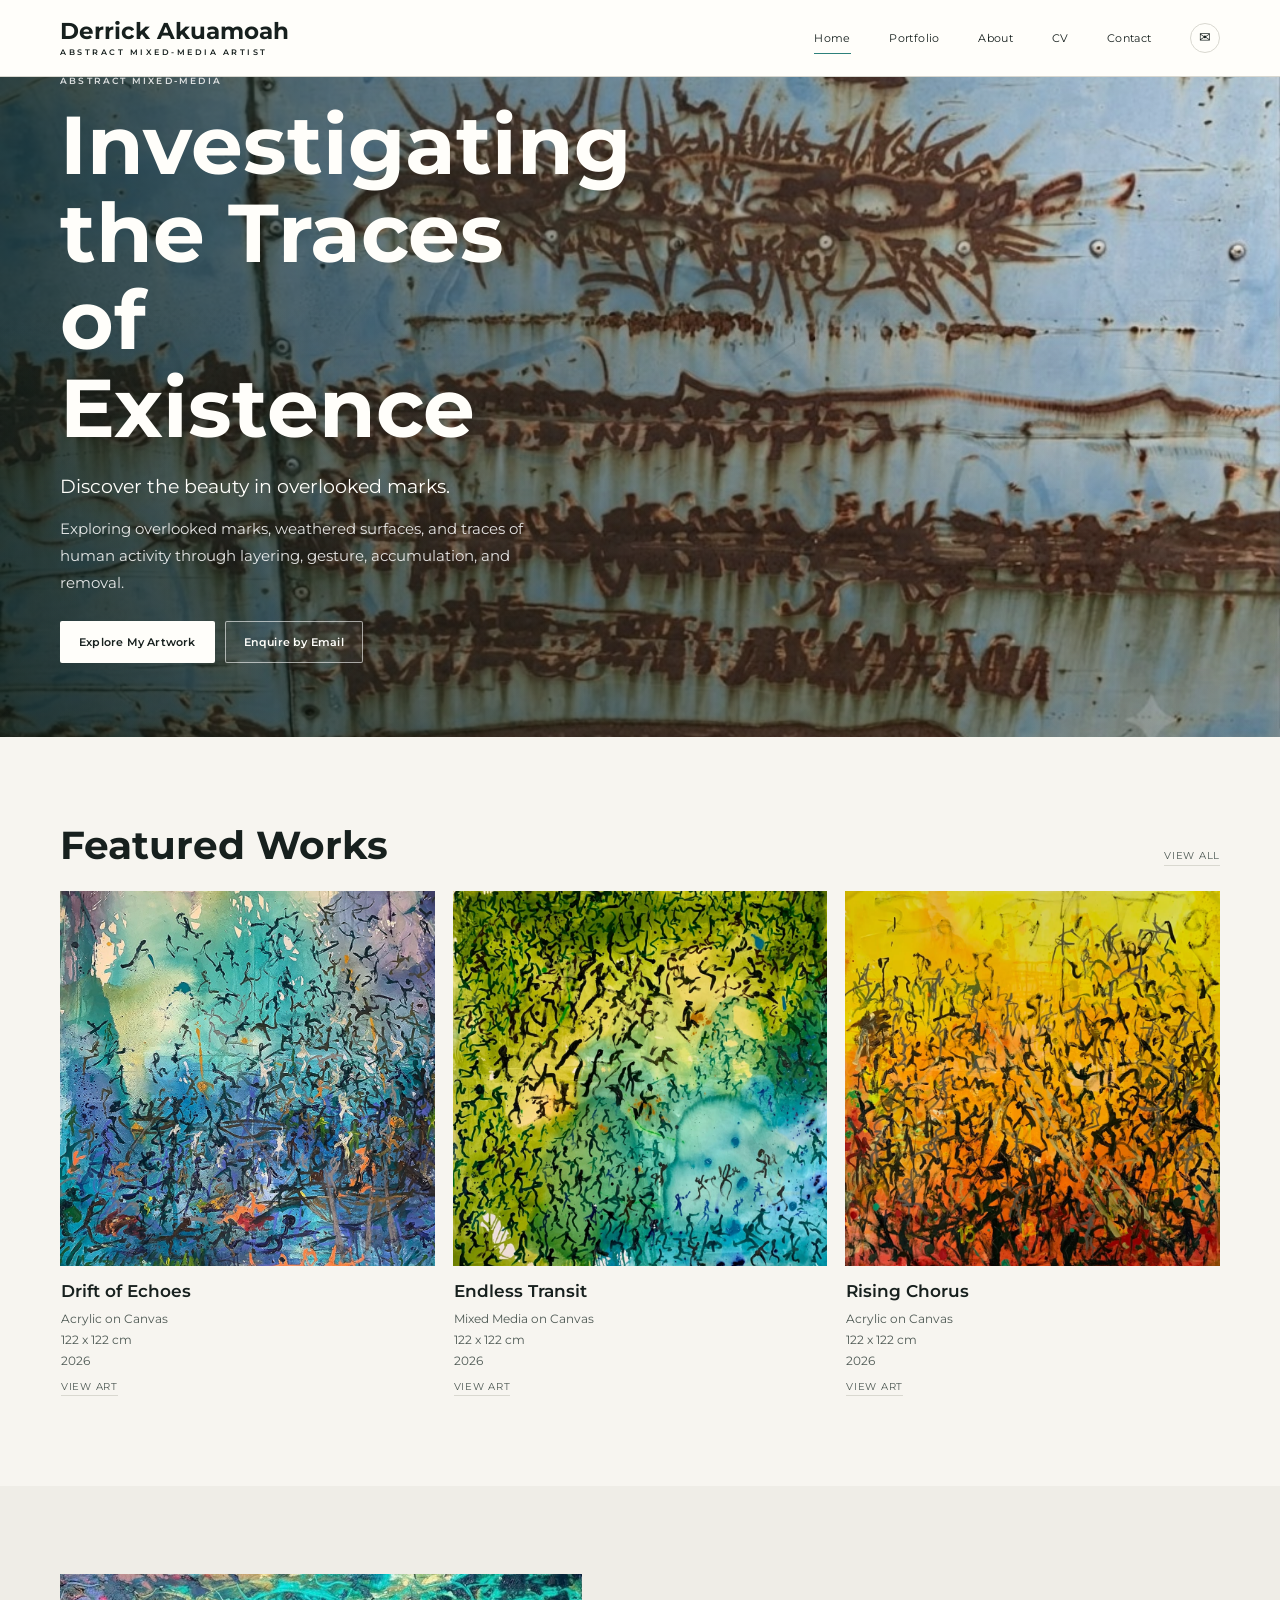
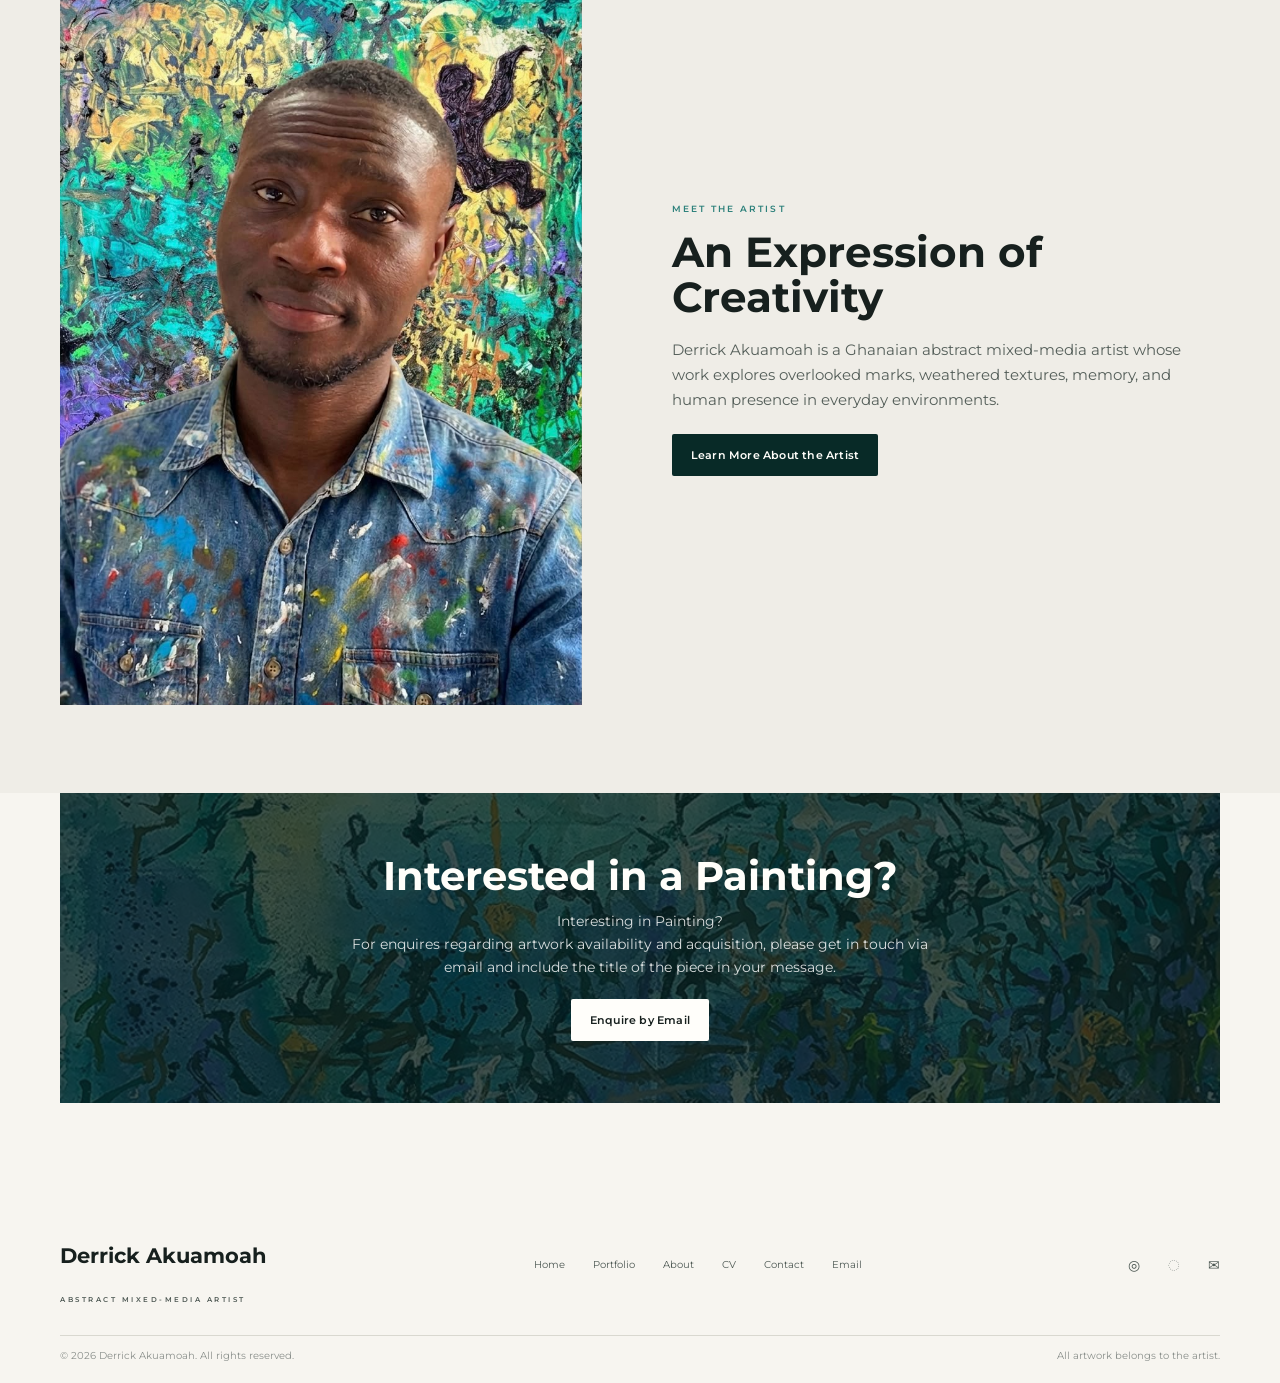
<file: index.html>
<!DOCTYPE html>
<html lang="en">
  <head>
    <!-- Document metadata, social preview text, and shared site stylesheet. -->
    <meta charset="UTF-8" />
    <meta name="viewport" content="width=device-width, initial-scale=1.0" />
    <meta
      name="description"
      content="Discover the abstract mixed-media paintings of Derrick Akuamoah. Explore his portfolio, artistic practice, CV, and exhibitions."
    />
    <meta property="og:title" content="Derrick Akuamoah | Abstract Mixed-Media Artist" />
    <meta
      property="og:description"
      content="Contemporary abstract art exploring colour, movement, texture, and expressive form."
    />
    <meta property="og:type" content="website" />
    <title>Derrick Akuamoah | Abstract Mixed-Media Artist</title>
    <link rel="stylesheet" href="css/style.css" />
  </head>
  <body data-page="home">
    <!-- Brand identity and primary links remain available at the top of every page. -->
    <header class="site-header">
      <div class="container header-inner">
        <a href="index.html" class="brand" aria-label="Derrick Akuamoah home page">
          <span class="brand-name">Derrick Akuamoah</span>
          <span class="brand-subtitle">ABSTRACT MIXED-MEDIA ARTIST</span>
        </a>

        <button
          class="nav-toggle"
          type="button"
          aria-expanded="false"
          aria-controls="siteNav"
          aria-label="Open navigation menu"
        >
          <span></span>
          <span></span>
          <span></span>
        </button>

        <nav class="site-nav" id="siteNav" aria-label="Main navigation">
          <a href="index.html" class="nav-link active">Home</a>
          <a href="portfolio.html" class="nav-link">Portfolio</a>
          <a href="about.html" class="nav-link">About</a>
          <a href="cv.html" class="nav-link">CV</a>
          <a href="contact.html" class="nav-link">Contact</a>
          <a href="mailto:d.akuamoah2018@gmail.com" class="nav-email" aria-label="Email Derrick Akuamoah">✉</a>
        </nav>
      </div>
    </header>

    <main>
      <!-- Introductory artwork and calls to action establish the artist's practice. -->
      <section class="hero">
        <div class="hero-overlay"></div>
        <div class="container hero-inner">
          <div class="hero-copy">
            <p class="eyebrow">Abstract Mixed-Media</p>
            <h1>Investigating the Traces of Existence</h1>
            <p class="hero-subtext">Discover the beauty in overlooked marks.</p>
            <p class="hero-description">
              Exploring overlooked marks, weathered surfaces, and traces of human activity through
              layering, gesture, accumulation, and removal.
            </p>
            <div class="hero-actions">
              <a href="portfolio.html" class="btn btn-primary">Explore My Artwork</a>
              <a href="mailto:d.akuamoah2018@gmail.com?subject=Artwork%20Enquiry" class="btn btn-secondary">Enquire by Email</a>
            </div>
          </div>
        </div>
      </section>

      <!-- JavaScript fills this area with the first three records in the artwork collection. -->
      <section class="page-section">
        <div class="container">
          <div class="section-head">
            <h2>Featured Works</h2>
            <a href="portfolio.html" class="text-link">View all</a>
          </div>
          <div id="featuredGrid" class="featured-grid" aria-live="polite"></div>
        </div>
      </section>

      <!-- A short artist introduction links visitors to the full biography. -->
      <section class="page-section intro-section">
        <div class="container intro-layout">
          <div class="intro-image-wrap">
            <img src="img/9.jpeg" alt="Portrait of abstract artist Derrick Akuamoah" class="intro-image" />
          </div>
          <div class="intro-copy">
            <p class="section-kicker">MEET THE ARTIST</p> 
            <h2>An Expression of Creativity</h2>
            <p>
              Derrick Akuamoah is a Ghanaian abstract mixed-media artist whose work explores overlooked
              marks, weathered textures, memory, and human presence in everyday environments.
            </p>
            <a href="about.html" class="btn btn-primary">Learn More About the Artist</a>
          </div>
        </div>
      </section>

      <!-- Direct enquiry callout makes artwork purchasing information easy to find. -->
      <section class="page-section cta-section">
        <div class="container cta-panel">
          <div class="cta-copy">
            <h2>Interested in a Painting?</h2>
            <p>
              Interesting in Painting?<br>
              For enquires regarding artwork availability and acquisition, please get in touch via email and include the title of the piece in your message.
            </p>
            <a href="mailto:d.akuamoah2018@gmail.com?subject=Artwork%20Enquiry" class="btn btn-primary">Enquire by Email</a>
          </div>
        </div>
      </section>
    </main>

    <!-- Shared footer provides secondary navigation, social links, and ownership details. -->
    <footer class="site-footer">
      <div class="container footer-inner">
        <div>
          <p class="footer-name">Derrick Akuamoah</p>
          <p class="footer-subtitle">ABSTRACT MIXED-MEDIA ARTIST</p>
        </div>
        <div class="footer-links">
          <a href="index.html">Home</a>
          <a href="portfolio.html">Portfolio</a>
          <a href="about.html">About</a>
          <a href="cv.html">CV</a>
          <a href="contact.html">Contact</a>
          <a href="mailto:d.akuamoah2018@gmail.com">Email</a>
        </div>
        <div class="footer-social" aria-label="Social media links">
          <a href="#" aria-label="Instagram">◎</a>
          <a href="#" aria-label="Facebook">◌</a>
          <a href="#" aria-label="Mail">✉</a>
        </div>
      </div>
      <div class="container footer-meta">
        <p>© 2026 Derrick Akuamoah. All rights reserved.</p>
        <p>All artwork belongs to the artist.</p>
      </div>
    </footer>

    <!-- Shared scripts render page-specific artwork and initialize interactive controls. -->
    <script src="js/main.js?v=2"></script>
  </body>
</html>
</file>
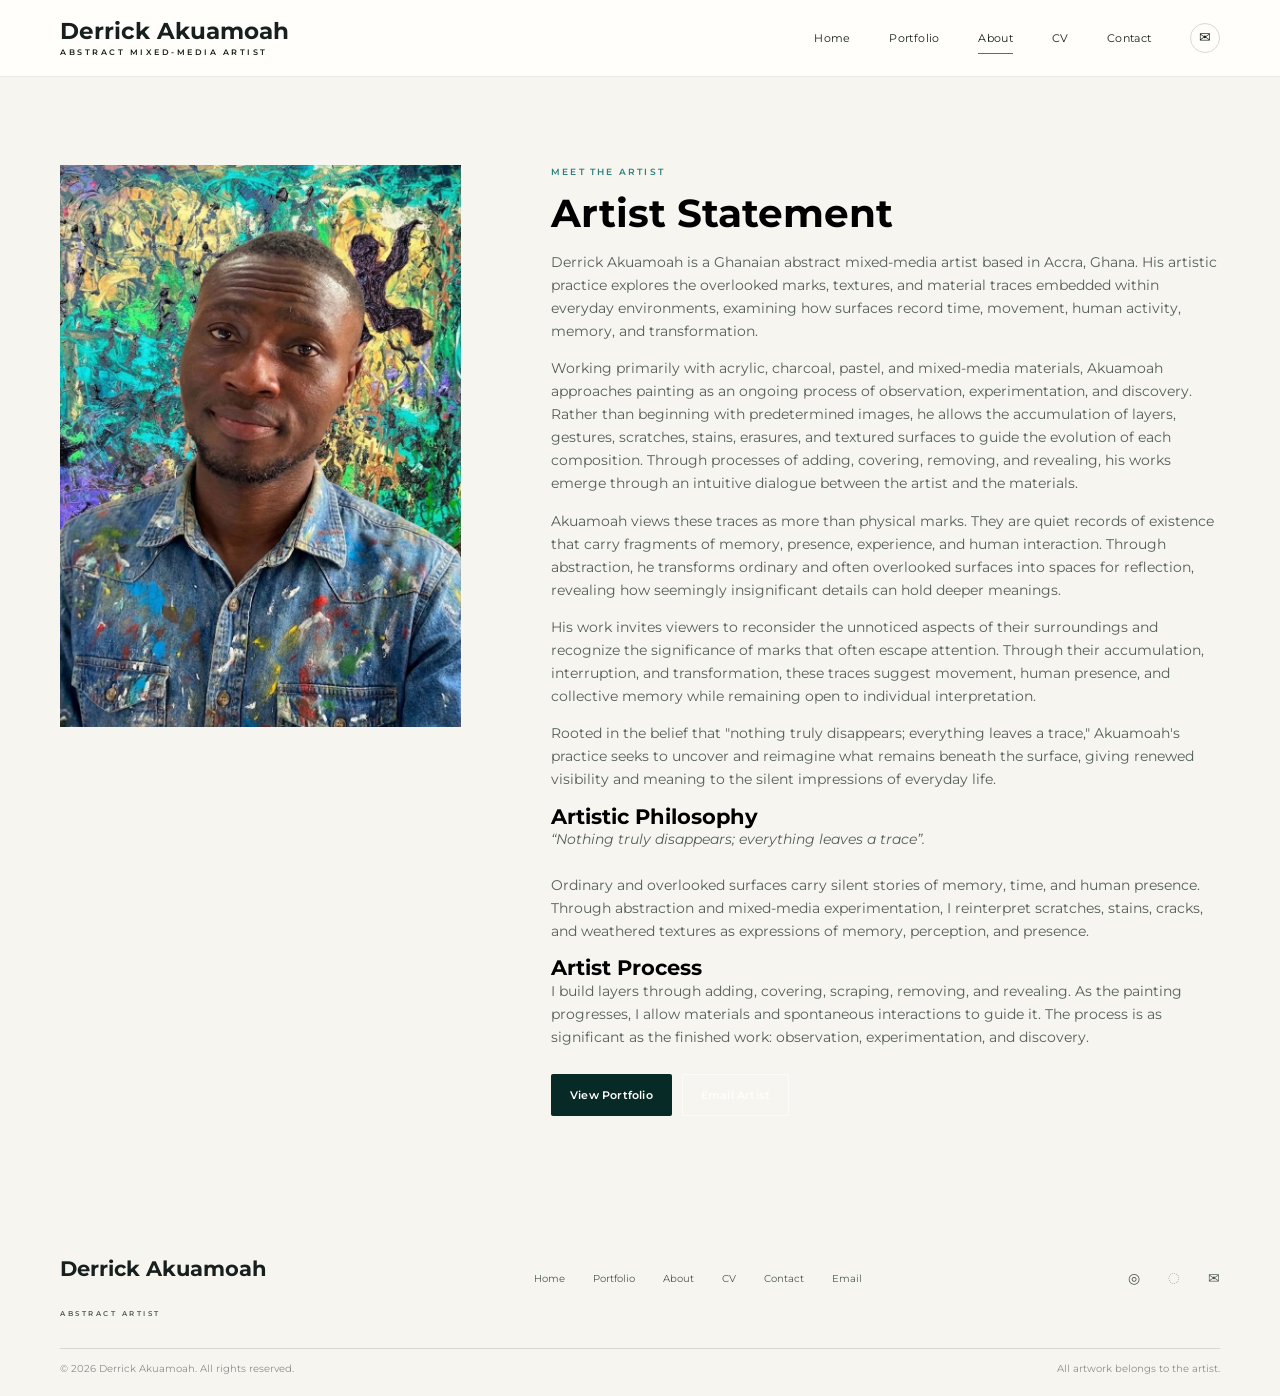
<file: about.html>
<!DOCTYPE html>
<html lang="en">

<head>
  <!-- Page metadata and the shared stylesheet used throughout the portfolio. -->
  <meta charset="UTF-8" />
  <meta name="viewport" content="width=device-width, initial-scale=1.0" />
  <meta name="description"
    content="Learn about Ghanaian abstract mixed-media artist Derrick Akuamoah, his philosophy, and artistic process." />
  <title>About | Derrick Akuamoah</title>
  <link rel="stylesheet" href="css/style.css" />
</head>

<body data-page="about">
  <!-- Repeated site header provides the home link and main page navigation. -->
  <header class="site-header">
    <div class="container header-inner">
      <a href="index.html" class="brand" aria-label="Derrick Akuamoah home page">
        <span class="brand-name">Derrick Akuamoah</span>
        <span class="brand-subtitle">ABSTRACT MIXED-MEDIA ARTIST</span>
      </a>

      <button class="nav-toggle" type="button" aria-expanded="false" aria-controls="siteNav"
        aria-label="Open navigation menu">
        <span></span>
        <span></span>
        <span></span>
      </button>

      <nav class="site-nav" id="siteNav" aria-label="Main navigation">
        <a href="index.html" class="nav-link">Home</a>
        <a href="portfolio.html" class="nav-link">Portfolio</a>
        <a href="about.html" class="nav-link active">About</a>
        <a href="cv.html" class="nav-link">CV</a>
        <a href="contact.html" class="nav-link">Contact</a>
        <a href="mailto:d.akuamoah2018@gmail.com" class="nav-email" aria-label="Email Derrick Akuamoah">✉</a>
      </nav>
    </div>
  </header>

  <main class="page-shell">
    <!-- Biography, philosophy, process, and portrait introduce the artist's practice. -->
    <section class="page-section about-section">
      <div class="container about-grid">
        <div class="about-image-panel">
          <img src="img/9.jpeg" alt="Portrait of artist Derrick Akuamoah standing before an abstract painting"
            class="about-portrait" />
        </div>
        <div class="about-copy">
          <p class="section-kicker">MEET THE ARTIST</p>
          <h1 style="color: #000;">Artist Statement </h1>

          <div class="about-text-block">
            <p>Derrick Akuamoah is a Ghanaian abstract mixed-media artist based in Accra, Ghana. His artistic practice
              explores the overlooked marks, textures, and material traces embedded within everyday environments,
              examining how surfaces record time, movement, human activity, memory, and transformation.

              <p>
              Working primarily with acrylic, charcoal, pastel, and mixed-media materials, Akuamoah approaches painting
              as an ongoing process of observation, experimentation, and discovery. Rather than beginning with
              predetermined images, he allows the accumulation of layers, gestures, scratches, stains, erasures, and
              textured surfaces to guide the evolution of each composition. Through processes of adding, covering,
              removing, and revealing, his works emerge through an intuitive dialogue between the artist and the
              materials.
            </p>
            <p>
              Akuamoah views these traces as more than physical marks. They are quiet records of existence that carry
              fragments of memory, presence, experience, and human interaction. Through abstraction, he transforms
              ordinary and often overlooked surfaces into spaces for reflection, revealing how seemingly insignificant
              details can hold deeper meanings.
            </p>
            <p>
              His work invites viewers to reconsider the unnoticed aspects of their surroundings and recognize the
              significance of marks that often escape attention. Through their accumulation, interruption, and
              transformation, these traces suggest movement, human presence, and collective memory while remaining open
              to individual interpretation.
              </p>
              <p>
              Rooted in the belief that "nothing truly disappears; everything leaves a trace," Akuamoah's practice seeks
              to uncover and reimagine what remains beneath the surface, giving renewed visibility and meaning to the
              silent impressions of everyday life.</p>
          
          
              <h2 style="color: #000;">Artistic Philosophy</h2>
              <p>
                <em>“Nothing truly disappears; everything leaves a trace”.</em>
                <br /><br />
                Ordinary and overlooked surfaces carry silent stories of memory, time, and human presence.
                Through abstraction and mixed-media experimentation, I reinterpret scratches, stains, cracks,
                and weathered textures as expressions of memory, perception, and presence.
              </p>
            
          
              <h2 style="color: #000;">Artist Process</h2>
              <p>
                I build layers through adding, covering, scraping, removing, and revealing. As the painting progresses,
                I allow materials and spontaneous interactions to guide it. The process is as significant as the
                finished work:
                observation, experimentation, and discovery.
              </p>
            </div>

      
          <div class="about-actions">
            <a href="portfolio.html" class="btn btn-primary">View Portfolio</a>
            <a href="mailto:d.akuamoah2018@gmail.com?subject=Enquiry" class="btn btn-secondary">Email Artist</a>
          </div>
        </div>
      </div>
    </section>
  </main>

  <!-- Shared footer keeps secondary navigation and artist ownership details consistent. -->
  <footer class="site-footer">
    <div class="container footer-inner">
      <div>
        <p class="footer-name">Derrick Akuamoah</p>
        <p class="footer-subtitle">ABSTRACT ARTIST</p>
      </div>
      <div class="footer-links">
        <a href="index.html">Home</a>
        <a href="portfolio.html">Portfolio</a>
        <a href="about.html">About</a>
        <a href="cv.html">CV</a>
        <a href="contact.html">Contact</a>
        <a href="mailto:d.akuamoah2018@gmail.com">Email</a>
      </div>
      <div class="footer-social" aria-label="Social media links">
        <a href="#" aria-label="Instagram">◎</a>
        <a href="#" aria-label="Facebook">◌</a>
        <a href="#" aria-label="Mail">✉</a>
      </div>
    </div>
    <div class="container footer-meta">
      <p>© 2026 Derrick Akuamoah. All rights reserved.</p>
      <p>All artwork belongs to the artist.</p>
    </div>
  </footer>

  <!-- Shared page script also initializes the responsive navigation on this page. -->
  <script src="js/main.js?v=2"></script>
</body>

</html>
</file>
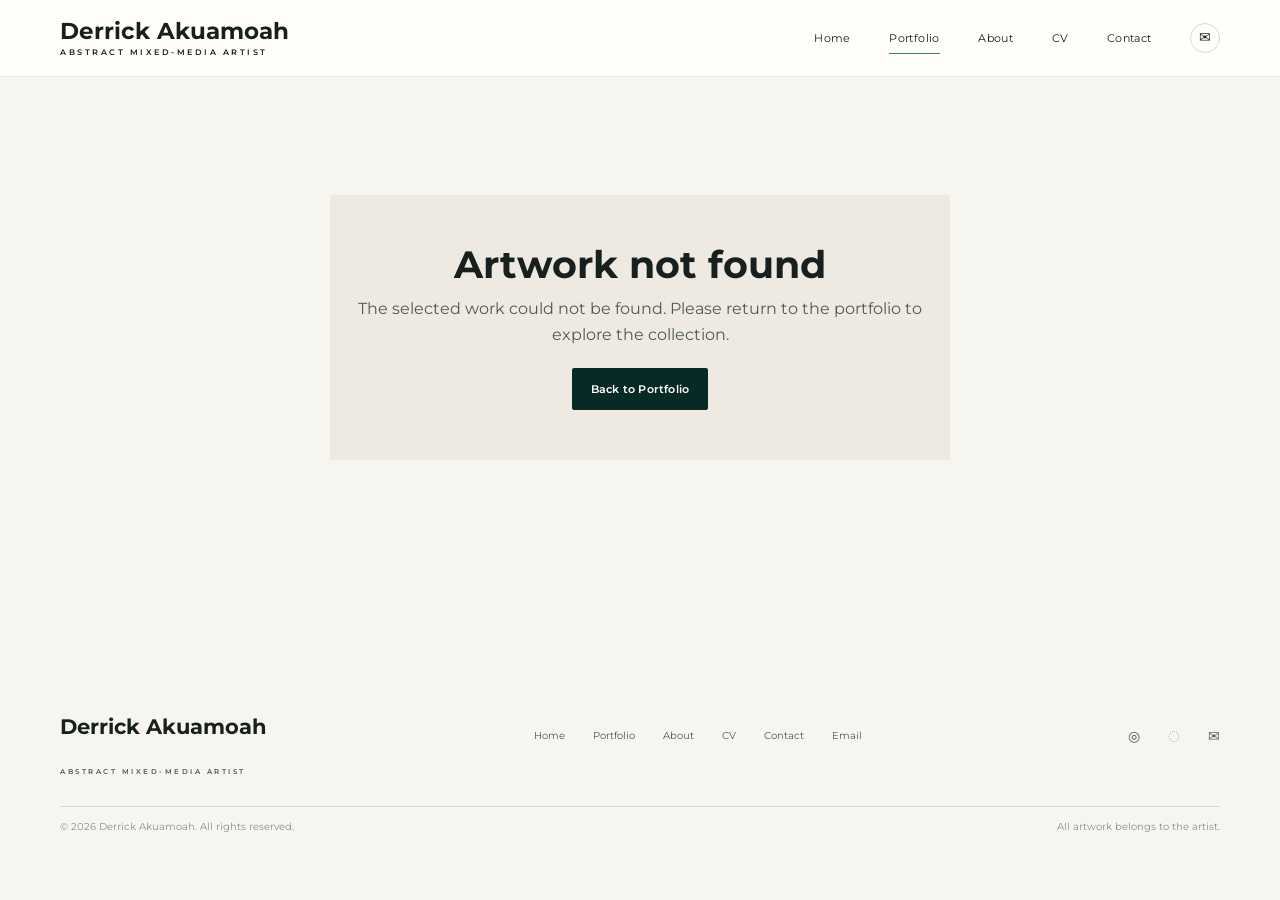
<file: artwork.html>
<!DOCTYPE html>
<html lang="en">
  <head>
    <!-- Page metadata and shared site stylesheet. -->
    <meta charset="UTF-8" />
    <meta name="viewport" content="width=device-width, initial-scale=1.0" />
    <meta name="description" content="View an abstract mixed-media painting by Derrick Akuamoah and enquire about availability." />
    <title>Artwork Detail | Derrick Akuamoah</title>
    <link rel="stylesheet" href="css/style.css" />
  </head>
  <body data-page="portfolio-detail">
    <!-- Shared brand header and primary navigation. -->
    <header class="site-header">
      <div class="container header-inner">
        <a href="index.html" class="brand" aria-label="Derrick Akuamoah home page">
          <span class="brand-name">Derrick Akuamoah</span>
          <span class="brand-subtitle">ABSTRACT MIXED-MEDIA ARTIST</span>
        </a>

        <button
          class="nav-toggle"
          type="button"
          aria-expanded="false"
          aria-controls="siteNav"
          aria-label="Open navigation menu"
        >
          <span></span>
          <span></span>
          <span></span>
        </button>

        <nav class="site-nav" id="siteNav" aria-label="Main navigation">
          <a href="index.html" class="nav-link">Home</a>
          <a href="portfolio.html" class="nav-link active">Portfolio</a>
          <a href="about.html" class="nav-link">About</a>
          <a href="cv.html" class="nav-link">CV</a>
          <a href="contact.html" class="nav-link">Contact</a>
          <a href="mailto:d.akuamoah2018@gmail.com" class="nav-email" aria-label="Email Derrick Akuamoah">✉</a>
        </nav>
      </div>
    </header>

    <main class="page-shell">
      <!-- JavaScript uses the URL's artwork ID to insert its details and related works. -->
      <section class="page-section artwork-section">
        <div class="container">
          <div id="artworkContent" aria-live="polite"></div>
        </div>
      </section>
    </main>

    <!-- Shared footer provides secondary page links and artist details. -->
    <footer class="site-footer">
      <div class="container footer-inner">
        <div>
          <p class="footer-name">Derrick Akuamoah</p>
          <p class="footer-subtitle">ABSTRACT MIXED-MEDIA ARTIST</p>
        </div>
        <div class="footer-links">
          <a href="index.html">Home</a>
          <a href="portfolio.html">Portfolio</a>
          <a href="about.html">About</a>
          <a href="cv.html">CV</a>
          <a href="contact.html">Contact</a> 
          <a href="mailto:d.akuamoah2018@gmail.com">Email</a>
        </div>
        <div class="footer-social" aria-label="Social media links">
          <a href="#" aria-label="Instagram">◎</a>
          <a href="#" aria-label="Facebook">◌</a>
          <a href="#" aria-label="Mail">✉</a>
        </div>
      </div>
      <div class="container footer-meta">
        <p>© 2026 Derrick Akuamoah. All rights reserved.</p>
        <p>All artwork belongs to the artist.</p>
      </div>
    </footer>

    <!-- Loads artwork detail rendering and shared navigation behavior. -->
    <script src="js/main.js?v=2"></script>
  </body>
</html>
</file>
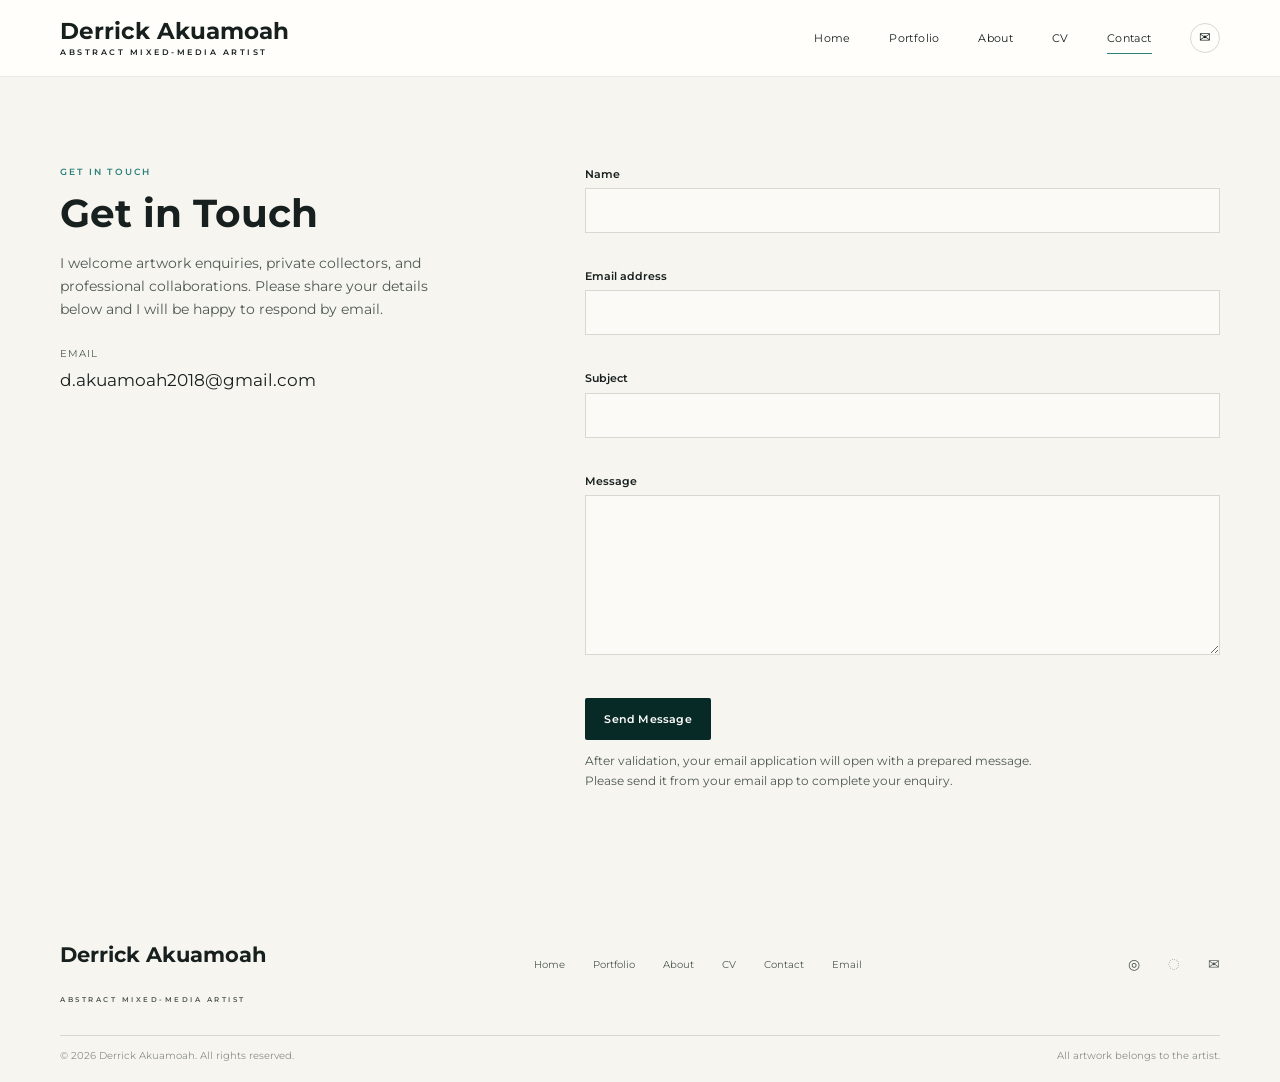
<file: contact.html>
<!DOCTYPE html>
<html lang="en">
  <head>
    <!-- Page metadata and shared site stylesheet. -->
    <meta charset="UTF-8" />
    <meta name="viewport" content="width=device-width, initial-scale=1.0" />
    <meta
      name="description"
      content="Contact Derrick Akuamoah about artwork availability, commissions, and professional enquiries."
    />
    <title>Contact | Derrick Akuamoah</title>
    <link rel="stylesheet" href="css/style.css" />
  </head>
  <body data-page="contact">
    <!-- Shared brand header and primary navigation. -->
    <header class="site-header">
      <div class="container header-inner">
        <a href="index.html" class="brand" aria-label="Derrick Akuamoah home page">
          <span class="brand-name">Derrick Akuamoah</span>
          <span class="brand-subtitle">ABSTRACT MIXED-MEDIA ARTIST</span>
        </a>

        <button
          class="nav-toggle"
          type="button"
          aria-expanded="false"
          aria-controls="siteNav"
          aria-label="Open navigation menu"
        >
          <span></span>
          <span></span>
          <span></span>
        </button>

        <nav class="site-nav" id="siteNav" aria-label="Main navigation">
          <a href="index.html" class="nav-link">Home</a>
          <a href="portfolio.html" class="nav-link">Portfolio</a>
          <a href="about.html" class="nav-link">About</a>
          <a href="cv.html" class="nav-link">CV</a>
          <a href="contact.html" class="nav-link active">Contact</a>
          <a href="mailto:d.akuamoah2018@gmail.com" class="nav-email" aria-label="Email Derrick Akuamoah">✉</a>
        </nav>
      </div>
    </header>

    <main class="page-shell">
      <!-- Contact details and form fields collect and validate an artwork enquiry. -->
      <section class="page-section contact-section">
        <div class="container contact-wrap">
          <div class="contact-copy">
            <p class="section-kicker">Get in Touch</p>
            <h1>Get in Touch</h1>
            <p>
              I welcome artwork enquiries, private collectors, and professional collaborations.
              Please share your details below and I will be happy to respond by email.
            </p>
            <p class="contact-email-label">Email</p>
            <a href="mailto:d.akuamoah2018@gmail.com" class="contact-email">d.akuamoah2018@gmail.com</a>
          </div>

          <form id="contactForm" class="contact-form" novalidate>
            <div class="form-summary hidden" id="formSummary" aria-live="polite"></div>

            <div class="field-group">
              <label for="name">Name</label>
              <input id="name" name="name" type="text" autocomplete="name" />
              <p class="field-error" id="nameError" aria-live="polite"></p>
            </div>

            <div class="field-group">
              <label for="email">Email address</label>
              <input id="email" name="email" type="email" autocomplete="email" />
              <p class="field-error" id="emailError" aria-live="polite"></p>
            </div>

            <div class="field-group">
              <label for="subject">Subject</label>
              <input id="subject" name="subject" type="text" autocomplete="off" />
              <p class="field-error" id="subjectError" aria-live="polite"></p>
            </div>

            <div class="field-group">
              <label for="message">Message</label>
              <textarea id="message" name="message" rows="6"></textarea>
              <p class="field-error" id="messageError" aria-live="polite"></p>
            </div>

            <button class="btn btn-primary" type="submit">Send Message</button>
            <p class="send-note">After validation, your email application will open with a prepared message. Please send it from your email app to complete your enquiry.</p>
          </form>
        </div>
      </section>
    </main>

    <!-- Shared footer provides secondary page links and artist details. -->
    <footer class="site-footer">
      <div class="container footer-inner">
        <div>
          <p class="footer-name">Derrick Akuamoah</p>
          <p class="footer-subtitle">ABSTRACT MIXED-MEDIA ARTIST</p>
        </div>
        <div class="footer-links">
          <a href="index.html">Home</a>
          <a href="portfolio.html">Portfolio</a>
          <a href="about.html">About</a>
          <a href="cv.html">CV</a>
          <a href="contact.html">Contact</a>
          <a href="mailto:d.akuamoah2018@gmail.com">Email</a>
        </div>
        <div class="footer-social" aria-label="Social media links">
          <a href="#" aria-label="Instagram">◎</a>
          <a href="#" aria-label="Facebook">◌</a>
          <a href="#" aria-label="Mail">✉</a>
        </div>
      </div>
      <div class="container footer-meta">
        <p>© 2026 Derrick Akuamoah. All rights reserved.</p>
        <p>All artwork belongs to the artist.</p>
      </div>
    </footer>

    <!-- Loads the shared navigation and client-side contact-form validation. -->
    <script src="js/main.js?v=2"></script>
  </body>
</html>
</file>
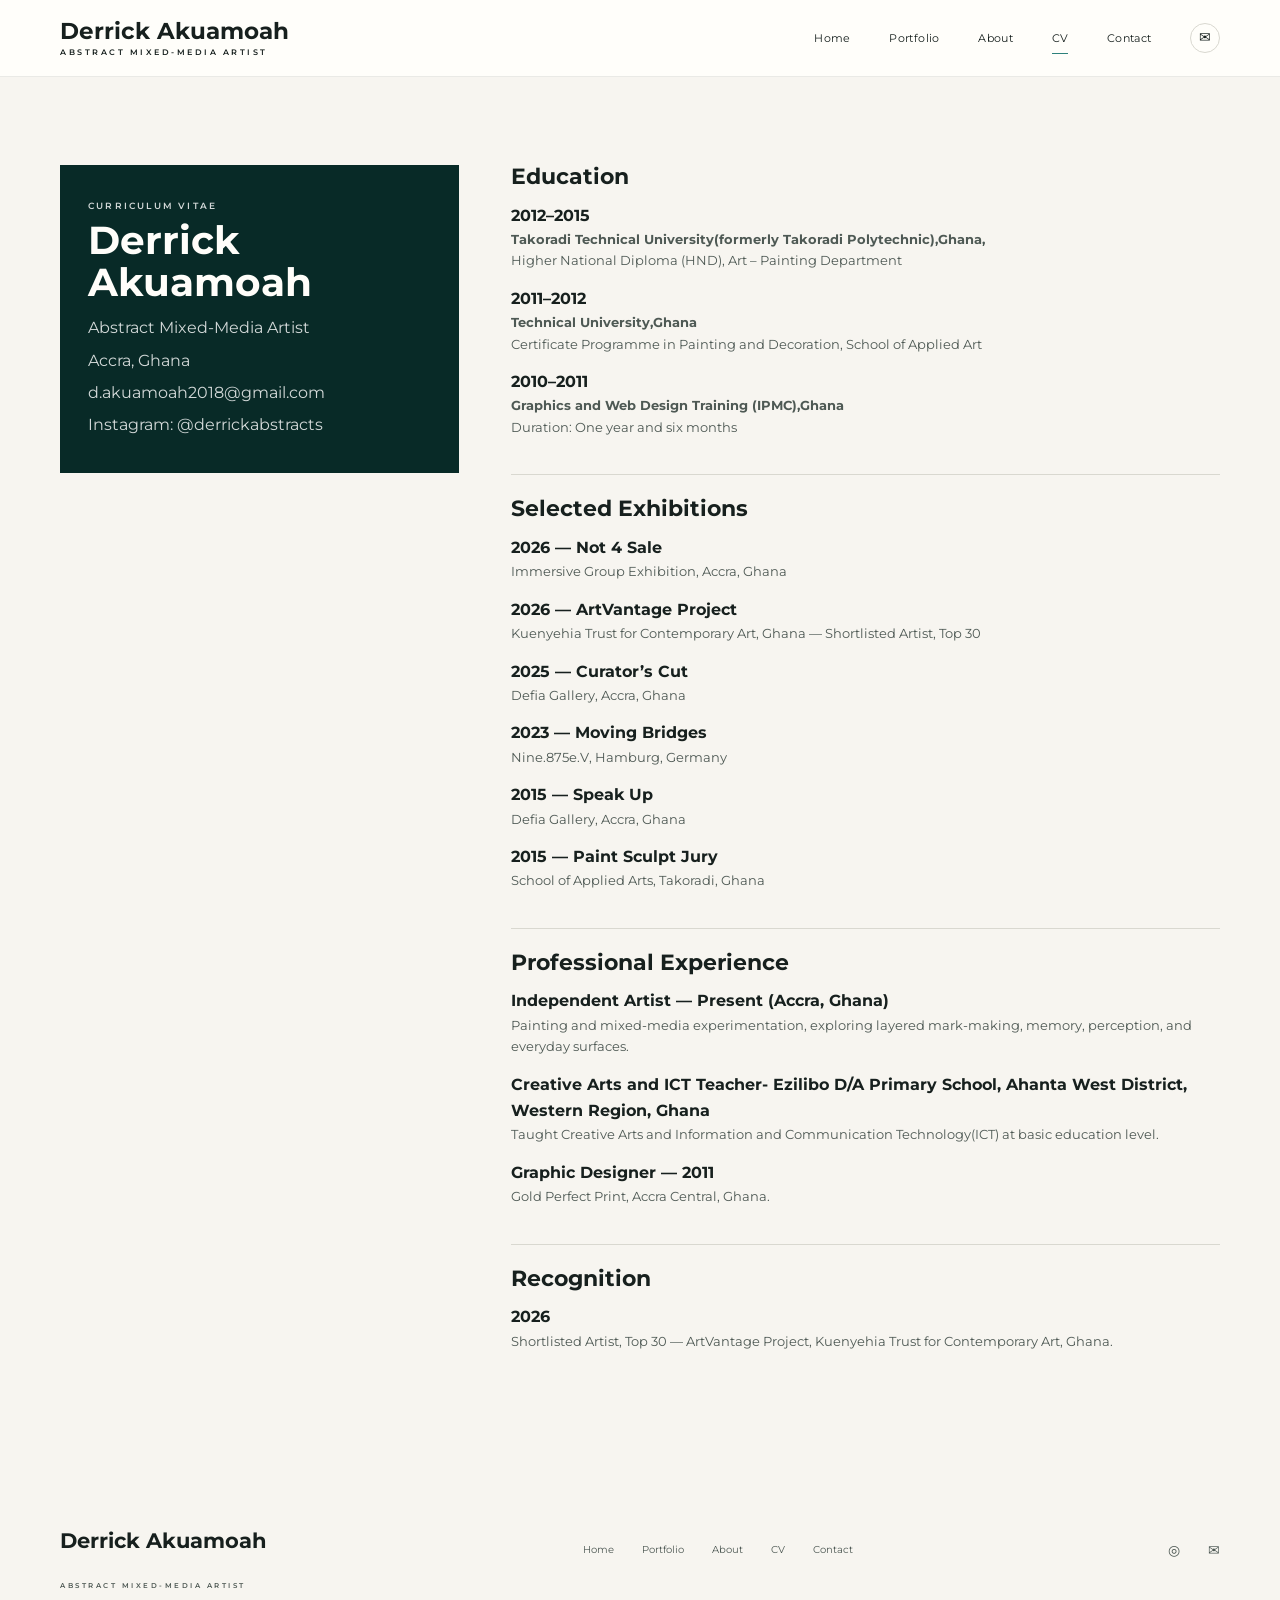
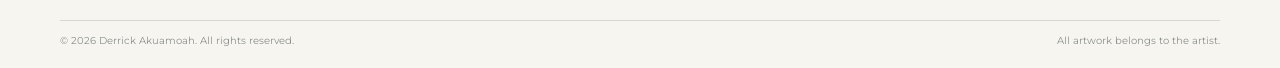
<file: cv.html>
<!DOCTYPE html>
<html lang="en">
  <head>
    <!-- Page title and shared stylesheet for consistent site presentation. -->
    <meta charset="UTF-8" />
    <meta name="viewport" content="width=device-width, initial-scale=1.0" />
    <title>CV | Derrick Akuamoah</title>
    <link rel="stylesheet" href="css/style.css" />
  </head>
  <body data-page="cv">
    <!-- Shared brand header and primary navigation. -->
    <header class="site-header">
      <div class="container header-inner">
        <a href="index.html" class="brand" aria-label="Derrick Akuamoah home page">
          <span class="brand-name">Derrick Akuamoah</span>
          <span class="brand-subtitle">ABSTRACT MIXED-MEDIA ARTIST</span>
        </a>
        <button class="nav-toggle" type="button" aria-expanded="false" aria-controls="siteNav" aria-label="Open navigation menu">
          <span></span><span></span><span></span>
        </button>
        <nav class="site-nav" id="siteNav" aria-label="Main navigation">
          <a href="index.html" class="nav-link">Home</a>
          <a href="portfolio.html" class="nav-link">Portfolio</a>
          <a href="about.html" class="nav-link">About</a>
          <a href="cv.html" class="nav-link active">CV</a>
          <a href="contact.html" class="nav-link">Contact</a>
          <a href="mailto:d.akuamoah2018@gmail.com" class="nav-email" aria-label="Email Derrick Akuamoah">✉</a>
        </nav>
      </div>
    </header>

    <main class="page-shell">
      <!-- CV summary sits beside grouped education, exhibitions, and experience entries. -->
      <section class="page-section">
        <div class="container cv-grid">
          <aside class="cv-profile">
            <p class="section-kicker">Curriculum Vitae</p>
            <h1>Derrick Akuamoah</h1>
            <p>Abstract Mixed-Media Artist</p>
            <p>Accra, Ghana</p>
            <p><a href="mailto:d.akuamoah2018@gmail.com">d.akuamoah2018@gmail.com</a></p>
            <p>Instagram: @derrickabstracts</p>
          </aside>

          <div>
            <section class="cv-section">
              <h2>Education</h2>
              <div class="cv-entry"><strong>2012–2015</strong><span><strong> Takoradi Technical University(formerly Takoradi Polytechnic),Ghana,</strong> Higher National Diploma (HND), Art – Painting Department</span></div>

              <div class="cv-entry"><strong>2011–2012</strong><span><strong> Technical University,Ghana</strong> Certificate Programme in Painting and Decoration, School of Applied Art</span></div>

              <div class="cv-entry"><strong>2010–2011</strong><span><strong> Graphics and Web Design Training (IPMC),Ghana</strong> Duration: One year and six months</span></div>

            </section>

            <section class="cv-section">
              <h2>Selected Exhibitions</h2>
              <div class="cv-entry"><strong>2026 — Not 4 Sale</strong><span>Immersive Group Exhibition, Accra, Ghana</span></div>
              <div class="cv-entry"><strong>2026 — ArtVantage Project</strong><span>Kuenyehia Trust for Contemporary Art, Ghana — Shortlisted Artist, Top 30</span></div>
              <div class="cv-entry"><strong>2025 — Curator’s Cut</strong><span>Defia Gallery, Accra, Ghana</span></div>
              <div class="cv-entry"><strong>2023 — Moving Bridges</strong><span>Nine.875e.V, Hamburg, Germany</span></div>
              <div class="cv-entry"><strong>2015 — Speak Up</strong><span>Defia Gallery, Accra, Ghana</span></div>
              <div class="cv-entry"><strong>2015 — Paint Sculpt Jury</strong><span>School of Applied Arts, Takoradi, Ghana</span></div>
            </section>

            <section class="cv-section">
              <h2>Professional Experience</h2>

              
              <div class="cv-entry"><strong>Independent Artist — Present (Accra, Ghana)</strong><span> Painting and mixed-media experimentation, exploring  layered mark-making, memory, perception, and everyday surfaces.</span></div>


              <div class="cv-entry"><strong>Creative Arts and ICT Teacher- Ezilibo D/A Primary School, Ahanta West District, Western Region, Ghana</strong><span>Taught Creative Arts and Information and Communication Technology(ICT) at basic education level.</span></div>


              <div class="cv-entry"><strong>Graphic Designer — 2011</strong><span>Gold Perfect Print, Accra Central, Ghana.</span></div>
            </section>

            <section class="cv-section">
              <h2>Recognition</h2>
              <div class="cv-entry"><strong>2026</strong><span>Shortlisted Artist, Top 30 — ArtVantage Project, Kuenyehia Trust for Contemporary Art, Ghana.</span></div>
            </section>
          </div>
        </div>
      </section>
    </main>

    <!-- Shared footer provides secondary page links and artist details. -->
    <footer class="site-footer">
      <div class="container footer-inner">
        <div><p class="footer-name">Derrick Akuamoah</p><p class="footer-subtitle">ABSTRACT MIXED-MEDIA ARTIST</p></div>
        <div class="footer-links">
          <a href="index.html">Home</a><a href="portfolio.html">Portfolio</a><a href="about.html">About</a><a href="cv.html">CV</a><a href="contact.html">Contact</a>
        </div>
        <div class="footer-social" aria-label="Social media links">
          <a href="https://instagram.com/derrickabstracts" aria-label="Instagram">◎</a>
          <a href="mailto:d.akuamoah2018@gmail.com" aria-label="Email">✉</a>
        </div>
      </div>
      <div class="container footer-meta"><p>© 2026 Derrick Akuamoah. All rights reserved.</p><p>All artwork belongs to the artist.</p></div>
    </footer>
    <!-- Loads the shared responsive navigation behavior. -->
    <script src="js/main.js?v=2"></script>
  </body>
</html>
</file>
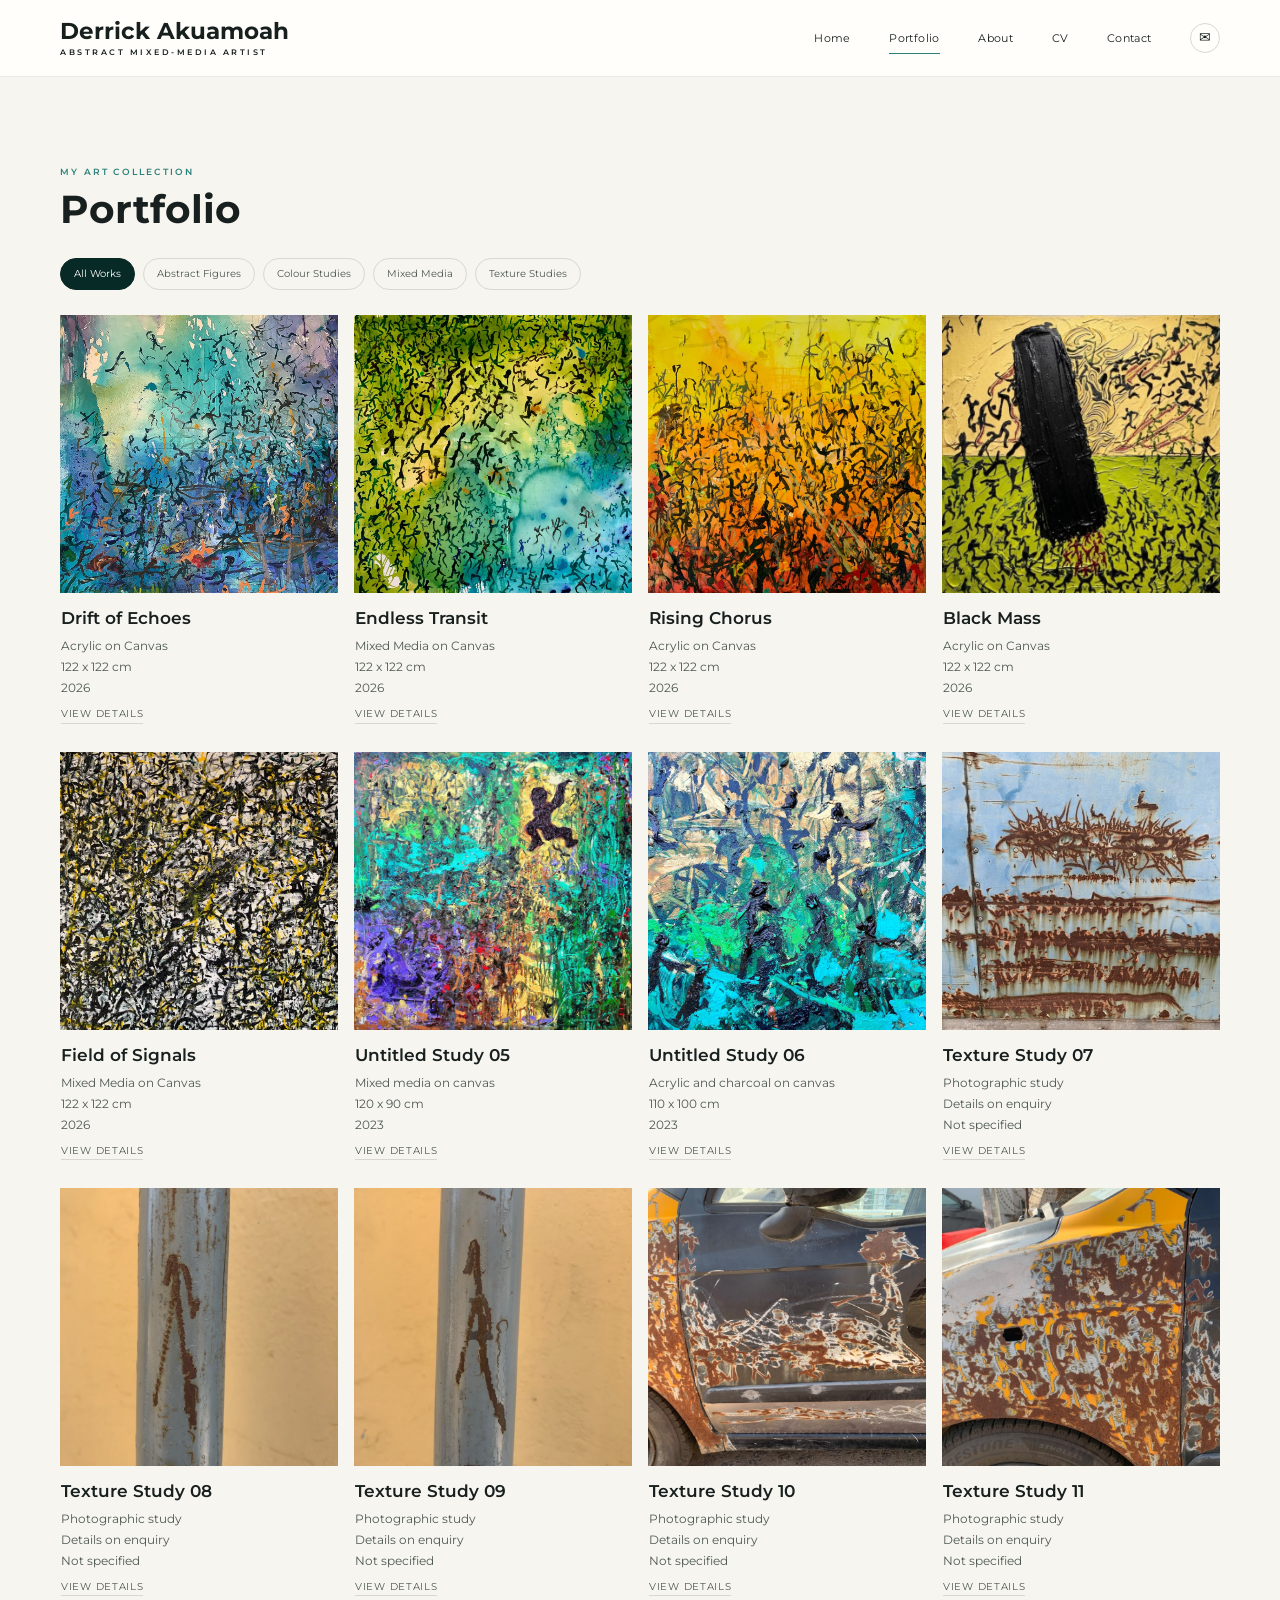
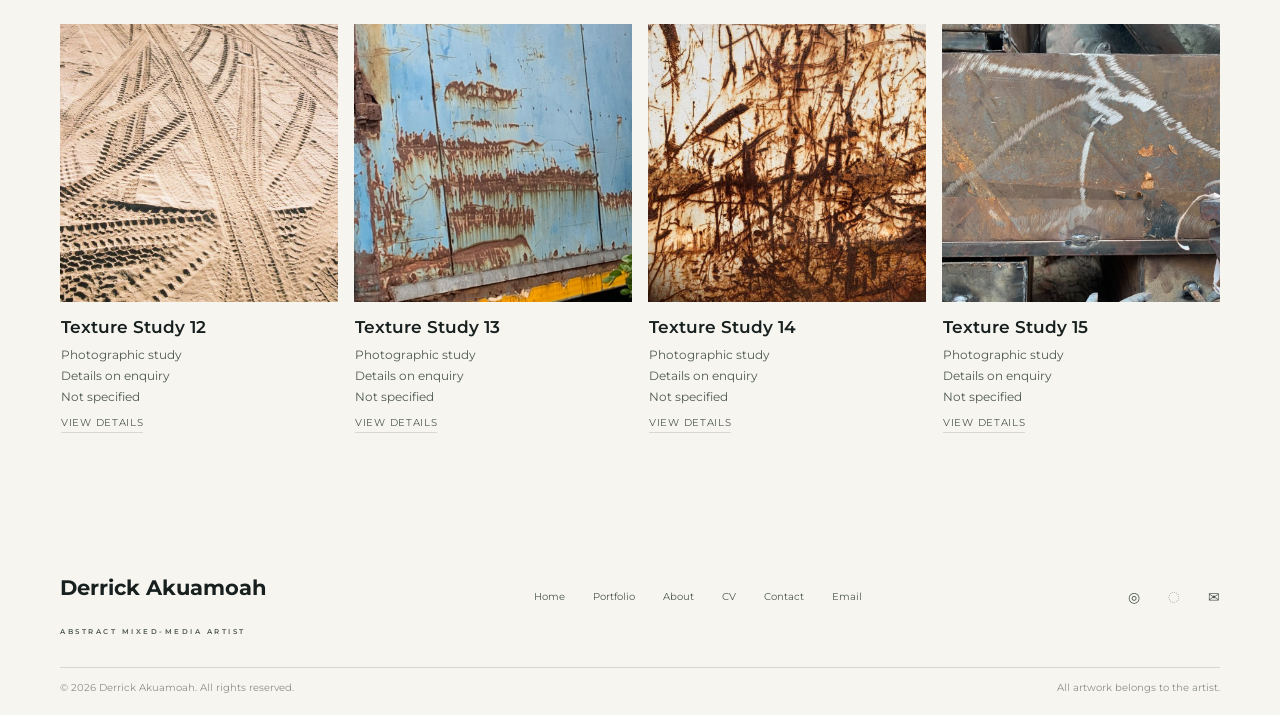
<file: portfolio.html>
<!DOCTYPE html>
<html lang="en">
  <head>
    <!-- Page metadata and shared styling for the artist portfolio. -->
    <meta charset="UTF-8" />
    <meta name="viewport" content="width=device-width, initial-scale=1.0" />
    <meta
      name="description"
      content="Portfolio of abstract mixed-media artworks by Derrick Akuamoah."
    />
    <title>Portfolio | Derrick Akuamoah</title>
    <link rel="stylesheet" href="css/style.css" />
  </head>
  <body data-page="portfolio">
    <!-- Shared brand header and primary navigation. -->
    <header class="site-header">
      <div class="container header-inner">
        <a href="index.html" class="brand" aria-label="Derrick Akuamoah home page">
          <span class="brand-name">Derrick Akuamoah</span>
          <span class="brand-subtitle">ABSTRACT MIXED-MEDIA ARTIST</span>
        </a>

        <button
          class="nav-toggle"
          type="button"
          aria-expanded="false"
          aria-controls="siteNav"
          aria-label="Open navigation menu"
        >
          <span></span>
          <span></span>
          <span></span>
        </button>

        <nav class="site-nav" id="siteNav" aria-label="Main navigation">
          <a href="index.html" class="nav-link">Home</a>
          <a href="portfolio.html" class="nav-link active">Portfolio</a>
          <a href="about.html" class="nav-link">About</a>
          <a href="cv.html" class="nav-link">CV</a>
          <a href="contact.html" class="nav-link">Contact</a>
          <a href="mailto:d.akuamoah2018@gmail.com" class="nav-email" aria-label="Email Derrick Akuamoah">✉</a>
        </nav>
      </div>
    </header>

    <main class="page-shell">
      <!-- Gallery filter controls and results are populated from the artwork collection. -->
      <section class="page-section portfolio-section">
        <div class="container">
          <div class="section-head section-head-compact">
            <div>
              <p class="section-kicker">My Art Collection</p>
              <h1>Portfolio</h1>
            </div>
          </div>

          <div id="galleryFilters" class="filter-bar" aria-label="Artwork filters"></div>
          <section
            id="textureStudiesIntro"
            class="texture-studies-intro hidden"
            aria-labelledby="textureStudiesHeading"
          >
            <h2 id="textureStudiesHeading"> Texture Studies</h2>
            <p>
              "I notice the marks that others usually overlook." This ongoing series is not a collection of finished artworks, but an archive of field observations—raw visual notes gathered from the surfaces of everyday environments. From oxidized steel and weathered concrete to peeling paint and eroded facades, each texture reveals how time, friction, and accidental human presence naturally record themselves on the physical world. By documenting these overlooked details, I gather a tactile visual lexicon that directly informs the textures, materials, and depth of my studio practice.
            </p>
          </section>
          <div id="galleryGrid" class="gallery-grid" aria-live="polite"></div>
          <div id="galleryEmptyState" class="empty-state hidden" aria-live="polite">
            No works match this selection.
          </div>
        </div>
      </section>
    </main>

    <!-- Shared footer provides secondary page links and artist details. -->
    <footer class="site-footer">
      <div class="container footer-inner">
        <div>
          <p class="footer-name">Derrick Akuamoah</p>
          <p class="footer-subtitle">ABSTRACT MIXED-MEDIA ARTIST</p>
        </div>
        <div class="footer-links">
          <a href="index.html">Home</a>
          <a href="portfolio.html">Portfolio</a>
          <a href="about.html">About</a>
          <a href="cv.html">CV</a>
          <a href="contact.html">Contact</a>
          <a href="mailto:d.akuamoah2018@gmail.com">Email</a>
        </div>
        <div class="footer-social" aria-label="Social media links">
          <a href="#" aria-label="Instagram">◎</a>
          <a href="#" aria-label="Facebook">◌</a>
          <a href="#" aria-label="Mail">✉</a>
        </div>
      </div>
      <div class="container footer-meta">
        <p>© 2026 Derrick Akuamoah. All rights reserved.</p>
        <p>All artwork belongs to the artist.</p>
      </div>
    </footer>

    <!-- Loads gallery rendering and shared navigation behavior. -->
    <script src="js/main.js?v=4"></script>
  </body>
</html>
</file>
<file: css/style.css>
@import url("https://fonts.googleapis.com/css2?family=Montserrat:wght@300;400;500;600;700&display=swap");

/* Shared design tokens keep colors, typography, spacing, and transitions consistent. */
:root {
	--paper: #f7f5f0;
	--paper-deep: #eeeae2;
	--white: #fffefa;
	--ink: #17201e;
	--muted: #4e5954;
	--line: #d9d8d0;
	--green: #123b35;
	--green-dark: #082a27;
	--teal: #2d817b;
	--serif: "Montserrat", "Segoe UI", Arial, sans-serif;
	--sans: "Montserrat", "Segoe UI", Arial, sans-serif;
	--content: 1160px;
	--ease: 260ms ease;
}

/* Apply predictable sizing and baseline typography across every page. */
*,
*::before,
*::after {
	box-sizing: border-box;
}

html {
	scroll-behavior: smooth;
}

body {
	margin: 0;
	color: var(--ink);
	background: var(--paper);
	font-family: var(--sans);
	font-size: 16px;
	font-weight: 400;
	line-height: 1.65;
	-webkit-font-smoothing: antialiased;
}

img {
	display: block;
	max-width: 100%;
}

a {
	color: inherit;
	text-decoration: none;
}

button,
input,
textarea {
	font: inherit;
}

.container {
	width: min(var(--content), calc(100% - 64px));
	margin-inline: auto;
}

.hidden {
	display: none !important;
}

/* The inner header aligns the artist identity with desktop and mobile navigation. */
.site-header {
	position: relative;
	z-index: 20;
	background: var(--white);
	border-bottom: 1px solid rgba(23, 32, 30, 0.09);
}

body[data-page="home"] .site-header {
	position: absolute;
	inset: 0 0 auto;
	border-bottom: 1px solid var(--line);
	color: var(--ink);
	background: var(--white);
}

body[data-page="home"] .brand-subtitle,
body[data-page="home"] .nav-link,
body[data-page="home"] .nav-email {
	color: var(--ink);
}

body[data-page="home"] .nav-email,
body[data-page="home"] .nav-toggle {
	border-color: var(--line);
}

body[data-page="home"] .nav-toggle span {
	background: var(--ink);
}

.header-inner {
	min-height: 76px;
	display: flex;
	align-items: center;
	justify-content: space-between;
	gap: 32px;
}

.brand {
	display: inline-flex;
	flex: 0 0 auto;
	flex-direction: column;
	align-items: flex-start;
	line-height: 1;
}

.brand-name,
.footer-name {
	font-family: var(--serif);
	font-size: 23px;
	font-weight: 700;
	font-style: normal;
	letter-spacing: 0;
}

.brand-subtitle,
.footer-subtitle {
	margin-top: 5px;
	font-size: 8px;
	font-weight: 600;
	letter-spacing: 2.5px;
}

.site-nav {
	display: flex;
	align-items: center;
	gap: clamp(20px, 3vw, 42px);
}

.nav-link,
.nav-email {
	color: var(--ink);
	font-size: 11px;
	letter-spacing: 0.4px;
	transition: color var(--ease);
}

.nav-link {
	position: relative;
	padding-block: 10px;
}

.nav-link::after {
	position: absolute;
	right: 0;
	bottom: 3px;
	left: 0;
	height: 1px;
	background: var(--teal);
	content: "";
	transform: scaleX(0);
	transform-origin: left;
	transition: transform var(--ease);
}

.nav-link:hover::after,
.nav-link.active::after {
	transform: scaleX(1);
}

.nav-email {
	display: grid;
	width: 30px;
	height: 30px;
	place-items: center;
	border: 1px solid var(--line);
	border-radius: 50%;
	font-size: 14px;
}

.nav-toggle {
	display: none;
	width: 42px;
	height: 42px;
	padding: 10px;
	border: 1px solid var(--line);
	border-radius: 50%;
	background: transparent;
	cursor: pointer;
}

.nav-toggle span {
	display: block;
	height: 1px;
	margin: 5px 0;
	background: var(--ink);
	transition: transform var(--ease), opacity var(--ease);
}

.nav-toggle[aria-expanded="true"] span:first-child {
	transform: translateY(6px) rotate(45deg);
}

.nav-toggle[aria-expanded="true"] span:nth-child(2) {
	opacity: 0;
}

.nav-toggle[aria-expanded="true"] span:last-child {
	transform: translateY(-6px) rotate(-45deg);
}

/* The landing hero uses layered imagery and gradients to keep its copy readable. */
.hero {
	position: relative;
	min-height: min(650px, 72vw);
	display: flex;
	align-items: center;
	overflow: hidden;
	color: var(--white);
	background-color: var(--green-dark);
	background-image: url("../img/landing-page-14.jpeg");
	background-position: center 50%;
	background-size: cover;
}

.hero::before {
	position: absolute;
	inset: 0;
	background: linear-gradient(90deg, rgba(4, 24, 20, 0.76) 0%, rgba(4, 24, 20, 0.42) 38%, rgba(4, 24, 20, 0.03) 100%);
	content: "";
}

.hero-overlay {
	position: absolute;
	inset: 0;
	background: linear-gradient(0deg, rgba(2, 18, 16, 0.18), transparent 60%);
}

.hero-inner {
	position: relative;
	z-index: 1;
	padding-block: 74px;
}

.hero-copy {
	max-width: 550px;
	animation: rise-in 850ms both;
}

.eyebrow,
.section-kicker {
	margin: 0 0 13px;
	font-size: 9px;
	font-weight: 600;
	letter-spacing: 2.2px;
	text-transform: uppercase;
}

.eyebrow {
	color: rgba(255, 255, 255, 0.82);
}

.hero h1,
.page-section h1,
.page-section h2 {
	margin: 0;
	font-family: var(--serif);
	font-weight: 700;
	letter-spacing: 0;
	line-height: 1.07;
}

.hero h1 {
	max-width: 480px;
	font-size: clamp(48px, 6.5vw, 82px);
}

.hero-subtext {
	margin: 18px 0 0;
	font-family: var(--serif);
	font-size: 19px;
}

.hero-description {
	max-width: 470px;
	margin: 13px 0 0;
	color: rgba(255, 255, 255, 0.87);
	font-size: 15px;
	line-height: 1.8;
}

.hero-actions {
	display: flex;
	flex-wrap: wrap;
	gap: 10px;
	margin-top: 25px;
}

.btn {
	display: inline-flex;
	min-height: 42px;
	align-items: center;
	justify-content: center;
	padding: 10px 18px;
	border: 1px solid transparent;
	border-radius: 2px;
	font-size: 11px;
	font-weight: 600;
	letter-spacing: 0.2px;
	transition: color var(--ease), background-color var(--ease), border-color var(--ease), transform var(--ease);
}

.btn:hover {
	transform: translateY(-2px);
}

.btn-primary {
	color: var(--white);
	background: var(--green-dark);
}

.btn-primary:hover {
	background: var(--teal);
}

.hero .btn-primary,
.cta-panel .btn-primary {
	color: var(--ink);
	background: var(--white);
}

.hero .btn-primary:hover,
.cta-panel .btn-primary:hover {
	color: var(--white);
	background: var(--teal);
}

.btn-secondary {
	border-color: rgba(255, 255, 255, 0.58);
	color: var(--white);
	background: rgba(255, 255, 255, 0.06);
}

.btn-secondary:hover {
	color: var(--ink);
	background: var(--white);
}

/* Shared section spacing and artwork cards are used on the home and portfolio pages. */
.page-section {
	padding-block: clamp(52px, 7vw, 88px);
}

.section-head {
	display: flex;
	align-items: baseline;
	justify-content: space-between;
	gap: 20px;
	margin-bottom: 24px;
}

.section-head h2,
.page-section h1 {
	font-size: clamp(27px, 3.3vw, 39px);
}

.text-link,
.art-link {
	border-bottom: 1px solid var(--line);
	color: var(--muted);
	font-size: 10px;
	letter-spacing: 0.7px;
	text-transform: uppercase;
	transition: color var(--ease), border-color var(--ease);
}

.text-link:hover,
.art-link:hover {
	border-color: var(--teal);
	color: var(--teal);
}

.featured-grid {
	display: grid;
	grid-template-columns: repeat(3, minmax(0, 1fr));
	gap: 18px;
}

.art-card,
.gallery-item {
	min-width: 0;
	background: transparent;
	animation: rise-in 700ms both;
}

.art-card:nth-child(2),
.gallery-item:nth-child(2) {
	animation-delay: 90ms;
}

.art-card:nth-child(3),
.gallery-item:nth-child(3) {
	animation-delay: 180ms;
}

.art-image-wrap,
.gallery-image-wrap {
	aspect-ratio: 1 / 1;
	overflow: hidden;
	background: var(--paper-deep);
}

.art-image,
.gallery-image {
	width: 100%;
	height: 100%;
	object-fit: cover;
	transition: transform 650ms cubic-bezier(0.2, 0.65, 0.3, 1);
}

.art-card:hover .art-image,
.gallery-item:hover .gallery-image {
	transform: scale(1.035);
}

.art-card-body,
.gallery-body {
	padding: 11px 1px 0;
}

.art-title,
.gallery-body h3 {
	margin: 0 0 3px;
	font-family: var(--serif);
	font-size: 17px;
	font-weight: 600;
}

.art-meta,
.gallery-meta {
	margin: 0;
	color: var(--muted);
	font-size: 12px;
	line-height: 1.75;
}

.art-link {
	display: inline-block;
	margin-top: 8px;
}

/* Artist introduction and enquiry panel create two distinct calls to action. */
.intro-section {
	background: #efede7;
}

.intro-layout {
	display: grid;
	grid-template-columns: minmax(0, 1fr) minmax(0, 1.05fr);
	align-items: center;
	gap: clamp(36px, 7vw, 92px);
}

.intro-image-wrap {
	min-height: 330px;
	overflow: hidden;
	background: var(--paper-deep);
}

.intro-image {
	width: 100%;
	height: 100%;
	min-height: 330px;
	object-fit: cover;
	object-position: center 38%;
}

.section-kicker {
	color: var(--teal);
}

.intro-copy h2 {
	margin-bottom: 18px;
	font-size: clamp(31px, 3.4vw, 42px);
}

.intro-copy > p:not(.section-kicker) {
	max-width: 560px;
	margin: 0 0 22px;
	color: #555f5a;
	font-size: 15px;
}

.cta-section {
	padding-top: 0;
}

.cta-panel {
	position: relative;
	min-height: 310px;
	display: grid;
	place-items: center;
	overflow: hidden;
	color: var(--white);
	background-color: var(--green-dark);
	background-image: url("../img/3.jpeg");
	background-position: center 56%;
	background-size: cover;
}

.cta-panel::before {
	position: absolute;
	inset: 0;
	background: rgba(4, 30, 27, 0.76);
	content: "";
	transition: background-color 400ms ease;
}

.cta-panel:hover::before {
	background: rgba(4, 30, 27, 0.67);
}

.cta-copy {
	position: relative;
	z-index: 1;
	width: min(600px, calc(100% - 40px));
	padding-block: 48px;
	text-align: center;
}

.cta-copy h2 {
	font-size: clamp(27px, 3.4vw, 40px);
}

.cta-copy p {
	margin: 12px auto 20px;
	color: rgba(255, 255, 255, 0.83);
	font-size: 14px;
}

/* Footer links and metadata form the shared site-wide closing navigation. */
.site-footer {
	padding-top: 27px;
	background: var(--paper);
}

.footer-inner {
	display: flex;
	align-items: center;
	justify-content: space-between;
	gap: 24px;
	padding-bottom: 22px;
	border-bottom: 1px solid var(--line);
}

.footer-name {
	font-size: 21px;
}

.footer-subtitle {
	color: var(--muted);
	font-size: 7px;
}

.footer-links,
.footer-social {
	display: flex;
	align-items: center;
	gap: clamp(12px, 2.3vw, 28px);
}

.footer-links a,
.footer-social a {
	color: var(--muted);
	font-size: 10px;
	transition: color var(--ease);
}

.footer-links a:hover,
.footer-social a:hover {
	color: var(--teal);
}

.footer-social a {
	font-size: 14px;
}

.footer-meta {
	display: flex;
	justify-content: space-between;
	gap: 12px;
	padding-block: 12px 18px;
	color: #8b908c;
	font-size: 10px;
}

.footer-meta p {
	margin: 0;
}

.page-shell {
	min-height: 60vh;
}

/* Portfolio and artwork detail layouts build on the shared section spacing. */
.portfolio-section,
.artwork-section,
.about-section,
.contact-section {
	min-height: 65vh;
}

.section-head-compact {
	margin-bottom: 27px;
}

.section-head-compact .section-kicker {
	margin-bottom: 9px;
}

.filter-bar {
	display: flex;
	flex-wrap: wrap;
	gap: 8px;
	margin-bottom: 25px;
}

.filter-btn {
	min-height: 32px;
	padding: 7px 13px;
	border: 1px solid var(--line);
	border-radius: 99px;
	color: var(--muted);
	background: transparent;
	cursor: pointer;
	font-size: 10px;
	transition: color var(--ease), background var(--ease), border-color var(--ease);
}

.filter-btn:hover,
.filter-btn.is-active {
	border-color: var(--green-dark);
	color: var(--white);
	background: var(--green-dark);
}

.texture-studies-intro {
	max-width: 760px;
	margin-bottom: 28px;
	padding: 18px 20px;
	border-left: 2px solid var(--teal);
	background: var(--white);
}

.texture-studies-intro h2 {
	margin: 0;
	font-family: var(--serif);
	font-size: 20px;
	font-weight: 600;
	line-height: 1.3;
}

.texture-studies-intro p {
	margin: 8px 0 0;
	color: var(--muted);
	font-size: 13px;
	line-height: 1.75;
}

.gallery-grid {
	display: grid;
	grid-template-columns: repeat(4, minmax(0, 1fr));
	gap: 26px 16px;
}

.gallery-item:nth-child(4n + 2) {
	animation-delay: 70ms;
}

.gallery-item:nth-child(4n + 3) {
	animation-delay: 140ms;
}

.gallery-item:nth-child(4n + 4) {
	animation-delay: 210ms;
}

.empty-state {
	padding: 34px 18px;
	border: 1px dashed var(--line);
	color: var(--muted);
	text-align: center;
}

.artwork-layout {
	display: grid;
	grid-template-columns: minmax(0, 1.25fr) minmax(280px, 0.75fr);
	align-items: start;
	gap: clamp(32px, 6vw, 76px);
}

.artwork-image-viewport {
	display: grid;
	min-height: 300px;
	max-height: 78vh;
	place-items: center;
	overflow: auto;
	background: var(--paper-deep);
}

.artwork-main-image {
	width: 100%;
	max-height: 78vh;
	object-fit: contain;
	transform: scale(1);
	transform-origin: center;
	transition: transform 220ms ease;
	will-change: transform;
}

.artwork-main-image.is-zoomed {
	cursor: zoom-out;
}

.artwork-zoom-controls {
	display: flex;
	align-items: center;
	gap: 10px;
	margin-top: 12px;
}

.zoom-button,
.zoom-reset {
	min-width: 42px;
	min-height: 42px;
	padding: 8px 12px;
	border: 1px solid var(--line);
	border-radius: 2px;
	color: var(--ink);
	background: var(--white);
	cursor: pointer;
	font-size: 16px;
	transition: background-color var(--ease), border-color var(--ease), color var(--ease);
	touch-action: manipulation;
}

.zoom-reset {
	font-size: 11px;
}

.zoom-button:hover:not(:disabled),
.zoom-reset:hover {
	border-color: var(--green-dark);
	color: var(--white);
	background: var(--green-dark);
}

.zoom-button:disabled {
	color: #8b908c;
	cursor: not-allowed;
}

.zoom-level {
	min-width: 52px;
	color: var(--muted);
	font-size: 12px;
	text-align: center;
	font-variant-numeric: tabular-nums;
}

.zoom-hint {
	margin: 8px 0 0;
	color: var(--muted);
	font-size: 11px;
}

.artwork-details {
	padding-top: 5px;
}

.breadcrumb {
	display: inline-block;
	margin-bottom: 22px;
	color: var(--muted);
	font-size: 11px;
	transition: color var(--ease);
}

.breadcrumb:hover {
	color: var(--teal);
}

.artwork-title {
	margin: 0 0 15px;
	font-family: var(--serif);
	font-size: clamp(32px, 4vw, 45px);
	font-weight: 700;
	line-height: 1.08;
}

.detail-meta {
	display: grid;
	gap: 5px;
	padding-block: 0 17px;
	border-bottom: 1px solid var(--line);
	color: var(--muted);
	font-size: 13px;
}

.detail-meta strong {
	color: var(--ink);
	font-weight: 600;
}

.artwork-description {
	margin-block: 18px;
	color: #555f5a;
	font-size: 14px;
}

.price-note {
	margin: 0 0 14px;
	font-family: var(--serif);
	font-size: 17px;
}

.artwork-actions {
	display: flex;
	flex-wrap: wrap;
	gap: 10px;
}

.related-grid {
	display: grid;
	grid-template-columns: repeat(3, minmax(0, 1fr));
	gap: 12px;
	margin-top: 28px;
}

.related-card img {
	width: 100%;
	aspect-ratio: 1;
	object-fit: cover;
	transition: opacity var(--ease);
}

.related-card:hover img {
	opacity: 0.8;
}

.not-found {
	max-width: 620px;
	margin: 30px auto;
	padding: 50px 24px;
	background: var(--paper-deep);
	text-align: center;
}

.not-found h1 {
	margin: 0 0 10px;
	font-family: var(--serif);
	font-size: 38px;
	font-weight: 700;
}

.not-found p {
	margin: 0 auto 20px;
	color: var(--muted);
}

/* Biography and CV layouts arrange longer-form artist information. */
.about-grid {
	display: grid;
	grid-template-columns: minmax(250px, 0.75fr) minmax(0, 1.25fr);
	align-items: start;
	gap: clamp(35px, 7vw, 90px);
}

.about-portrait {
	width: 100%;
	max-height: 680px;
	object-fit: cover;
	object-position: center 35%;
}

.about-copy h1 {
	margin-bottom: 16px;
}

.about-text-block {
	color: #555f5a;
	font-size: 14px;
}

.about-text-block p {
	margin: 0 0 14px;
}

.about-details {
	display: grid;
	grid-template-columns: repeat(2, minmax(0, 1fr));
	gap: 22px;
	margin-top: 26px;
	padding-top: 20px;
	border-top: 1px solid var(--line);
}

.about-details h2 {
	margin: 0 0 7px;
	font-size: 20px;
}

.about-details p {
	margin: 0;
	color: var(--muted);
	font-size: 13px;
}

.cv-grid {
	display: grid;
	grid-template-columns: 0.72fr 1.28fr;
	gap: 52px;
}

.cv-profile {
	align-self: start;
	padding: 28px;
	background: var(--green-dark);
	color: var(--white);
}

.cv-profile h1 {
	margin: 6px 0 12px;
}

.cv-profile p {
	margin: 6px 0;
	color: rgba(255, 255, 255, 0.82);
}

.cv-section {
	padding: 22px 0;
	border-top: 1px solid var(--line);
}

.cv-section:first-child {
	padding-top: 0;
	border-top: 0;
}

.cv-section h2 {
	margin: 0 0 14px;
	font-size: 22px;
}

.cv-entry {
	margin-bottom: 14px;
}

.cv-entry strong,
.cv-entry span {
	display: block;
}

.cv-entry span {
	color: var(--muted);
	font-size: 13px;
}

/* Biography calls to action stay grouped and wrap when the available width is narrow. */
.about-actions {
	display: flex;
	flex-wrap: wrap;
	gap: 10px;
	margin-top: 25px;
}

/* Contact page pairs direct contact details with an accessible enquiry form. */
.contact-wrap {
	display: grid;
	grid-template-columns: minmax(220px, 0.8fr) minmax(0, 1.2fr);
	gap: clamp(35px, 8vw, 110px);
	align-items: start;
}

.contact-copy h1 {
	margin-bottom: 17px;
}

.contact-copy > p:not(.section-kicker):not(.contact-email-label) {
	max-width: 400px;
	color: var(--muted);
	font-size: 14px;
}

.contact-email-label {
	margin: 25px 0 4px;
	color: var(--muted);
	font-size: 10px;
	letter-spacing: 1px;
	text-transform: uppercase;
}

.contact-email {
	font-family: var(--serif);
	font-size: 17px;
}

/* Form labels, inputs, and inline feedback make validation state easy to scan. */
.contact-form {
	padding: 0;
}

.field-group {
	margin-bottom: 14px;
}

.field-group label {
	display: block;
	margin-bottom: 5px;
	font-size: 11px;
	font-weight: 600;
}

.field-group input,
.field-group textarea {
	width: 100%;
	padding: 10px 11px;
	border: 1px solid var(--line);
	border-radius: 0;
	color: var(--ink);
	background: rgba(255, 255, 255, 0.42);
	font-size: 14px;
	transition: border-color var(--ease), background var(--ease);
}

.field-group input:focus,
.field-group textarea:focus {
	border-color: var(--teal);
	outline: 2px solid rgba(45, 129, 123, 0.16);
	background: var(--white);
}

.field-group textarea {
	min-height: 130px;
	resize: vertical;
}

.field-error {
	min-height: 16px;
	margin: 4px 0 0;
	color: #a23636;
	font-size: 11px;
}

.form-summary {
	margin-bottom: 16px;
	padding: 10px 12px;
	border-left: 2px solid #a23636;
	color: #722626;
	background: #f4e8e5;
	font-size: 12px;
}

.send-note {
	max-width: 480px;
	margin-top: 11px;
	color: var(--muted);
	font-size: 12px;
}

:focus-visible {
	outline: 2px solid var(--teal);
	outline-offset: 3px;
}

/* Motion is intentionally brief and is disabled for visitors who request less motion. */
@keyframes rise-in {
	from {
		opacity: 0;
		transform: translateY(14px);
	}
	to {
		opacity: 1;
		transform: translateY(0);
	}
}

/* Tablet adjustments create more room for content as the viewport narrows. */
@media (max-width: 900px) {
	.container {
		width: min(var(--content), calc(100% - 42px));
	}

	.gallery-grid {
		grid-template-columns: repeat(3, minmax(0, 1fr));
	}

	.artwork-layout {
		grid-template-columns: minmax(0, 1.1fr) minmax(240px, 0.9fr);
		gap: 30px;
	}

	.intro-layout,
	.about-grid,
	.contact-wrap {
		gap: 30px;
	}

	.footer-inner {
		flex-wrap: wrap;
	}
}

/* Mobile layout stacks content and exposes the collapsible navigation menu. */
@media (max-width: 680px) {
	.container {
		width: calc(100% - 36px);
	}

	.header-inner {
		min-height: 68px;
	}

	.brand-name {
		font-size: 21px;
	}

	.nav-toggle {
		display: block;
		flex: 0 0 auto;
	}

	.site-nav {
		position: absolute;
		top: calc(100% + 1px);
		right: 0;
		left: 0;
		display: flex;
		flex-direction: column;
		align-items: stretch;
		gap: 0;
		padding: 8px 18px 14px;
		border-bottom: 1px solid var(--line);
		background: var(--paper);
		opacity: 0;
		pointer-events: none;
		transform: translateY(-8px);
		transition: opacity var(--ease), transform var(--ease);
	}

	.site-nav.is-open {
		opacity: 1;
		pointer-events: auto;
		transform: translateY(0);
	}

	body[data-page="home"] .site-nav {
		background: var(--paper);
	}

	body[data-page="home"] .site-nav .nav-link,
	body[data-page="home"] .site-nav .nav-email {
		color: var(--ink);
	}

	body[data-page="home"] .site-nav .nav-email {
		border-color: var(--line);
	}

	.nav-link {
		padding: 12px 0;
		border-bottom: 1px solid rgba(23, 32, 30, 0.08);
	}

	.nav-link::after {
		display: none;
	}

	.nav-email {
		margin-top: 11px;
	}

	.hero {
		min-height: 570px;
		min-height: min(690px, calc(100svh - 68px));
		align-items: end;
		background-position: 52% center;
	}

	.hero::before {
		background: linear-gradient(0deg, rgba(4, 22, 19, 0.78), rgba(4, 22, 19, 0.25) 76%, rgba(4, 22, 19, 0.05));
	}

	.hero-inner {
		padding-block: 45px 38px;
	}

	.hero h1 {
		max-width: 390px;
		font-size: clamp(48px, 14vw, 68px);
	}

	.hero-subtext {
		font-size: 17px;
	}

	.hero-description {
		font-size: 12px;
	}

	.page-section {
		padding-block: 52px;
	}

	.featured-grid {
		grid-template-columns: repeat(2, minmax(0, 1fr));
		gap: 20px 12px;
	}

	.featured-grid .art-card:last-child {
		display: none;
	}

	.section-head {
		align-items: baseline;
		margin-bottom: 17px;
	}

	.section-head h2,
	.page-section h1 {
		font-size: 29px;
	}

	.intro-section {
		padding-block: 34px;
	}

	.intro-layout,
	.about-grid,
	.contact-wrap,
	.artwork-layout,
	.cv-grid {
		grid-template-columns: 1fr;
	}

	.intro-layout {
		gap: 23px;
	}

	.intro-image-wrap,
	.intro-image {
		min-height: 0;
		height: auto;
		aspect-ratio: 4 / 3;
	}

	.intro-copy {
		padding: 0 1px 5px;
	}

	.intro-copy h2 {
		font-size: 32px;
	}

	.cta-section {
		padding-top: 0;
	}

	.cta-panel {
		min-height: 290px;
	}

	.footer-inner {
		align-items: flex-start;
		flex-direction: column;
		gap: 15px;
	}

	.footer-links {
		flex-wrap: wrap;
		gap: 10px 18px;
	}

	.footer-meta {
		flex-direction: column;
		gap: 4px;
	}

	.gallery-grid {
		grid-template-columns: repeat(2, minmax(0, 1fr));
		gap: 21px 12px;
	}

	.artwork-layout {
		gap: 25px;
	}

	.artwork-main-image {
		max-height: none;
	}

	.artwork-image-viewport {
		min-height: 240px;
		max-height: 70vh;
	}

	.related-grid {
		gap: 8px;
	}

	.about-portrait {
		max-height: 520px;
		aspect-ratio: 4 / 3;
	}

	.about-details {
		gap: 16px;
	}

	.contact-form {
		margin-top: 4px;
	}
}

/* Very narrow screens use single-column artwork cards and compact page gutters. */
@media (max-width: 390px) {
	.container {
		width: calc(100% - 28px);
	}

	.featured-grid,
	.gallery-grid {
		grid-template-columns: 1fr;
	}

	.featured-grid .art-card:last-child {
		display: block;
	}

	.hero-actions {
		align-items: stretch;
		flex-direction: column;
		width: fit-content;
	}

	.about-details {
		grid-template-columns: 1fr;
	}
}

/* Respect the operating system accessibility preference to reduce animation. */
@media (prefers-reduced-motion: reduce) {
	html {
		scroll-behavior: auto;
	}

	*,
	*::before,
	*::after {
		animation-duration: 0.01ms !important;
		animation-iteration-count: 1 !important;
		scroll-behavior: auto !important;
		transition-duration: 0.01ms !important;
	}
}
</file>
